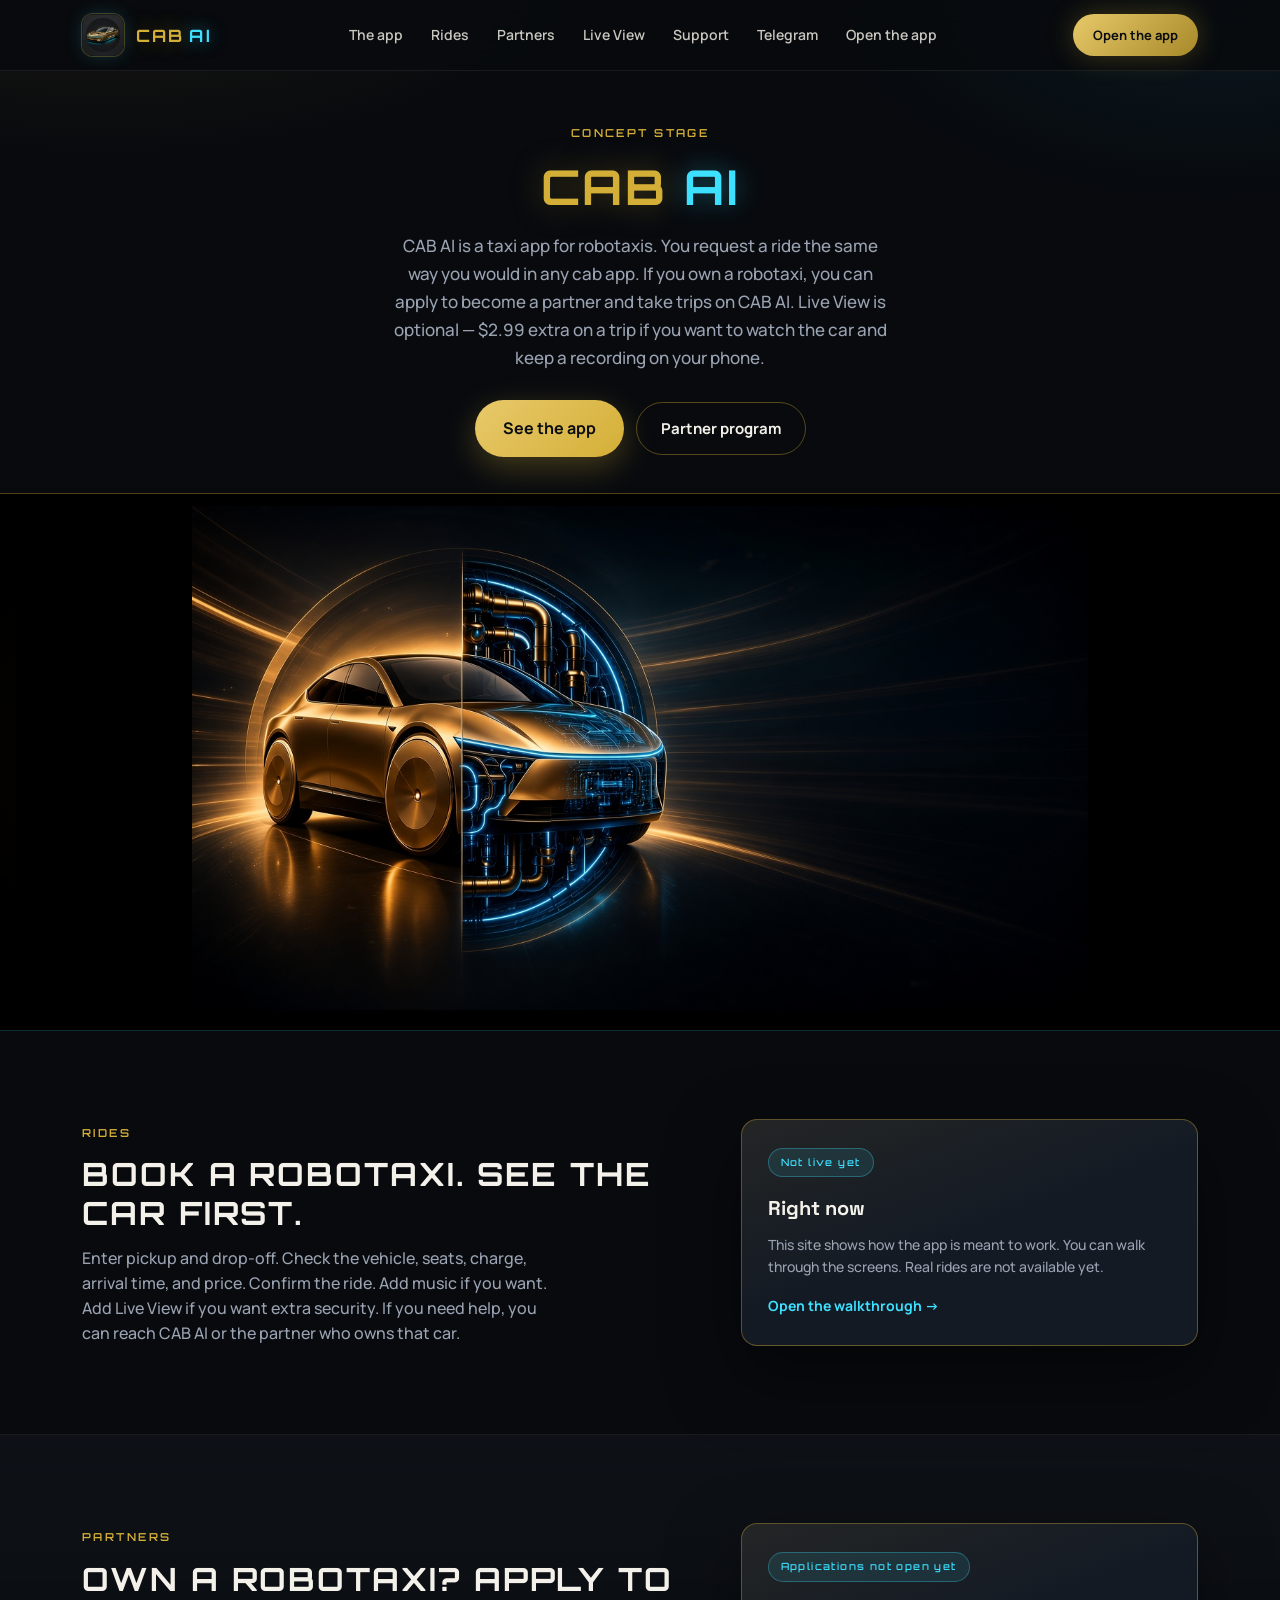
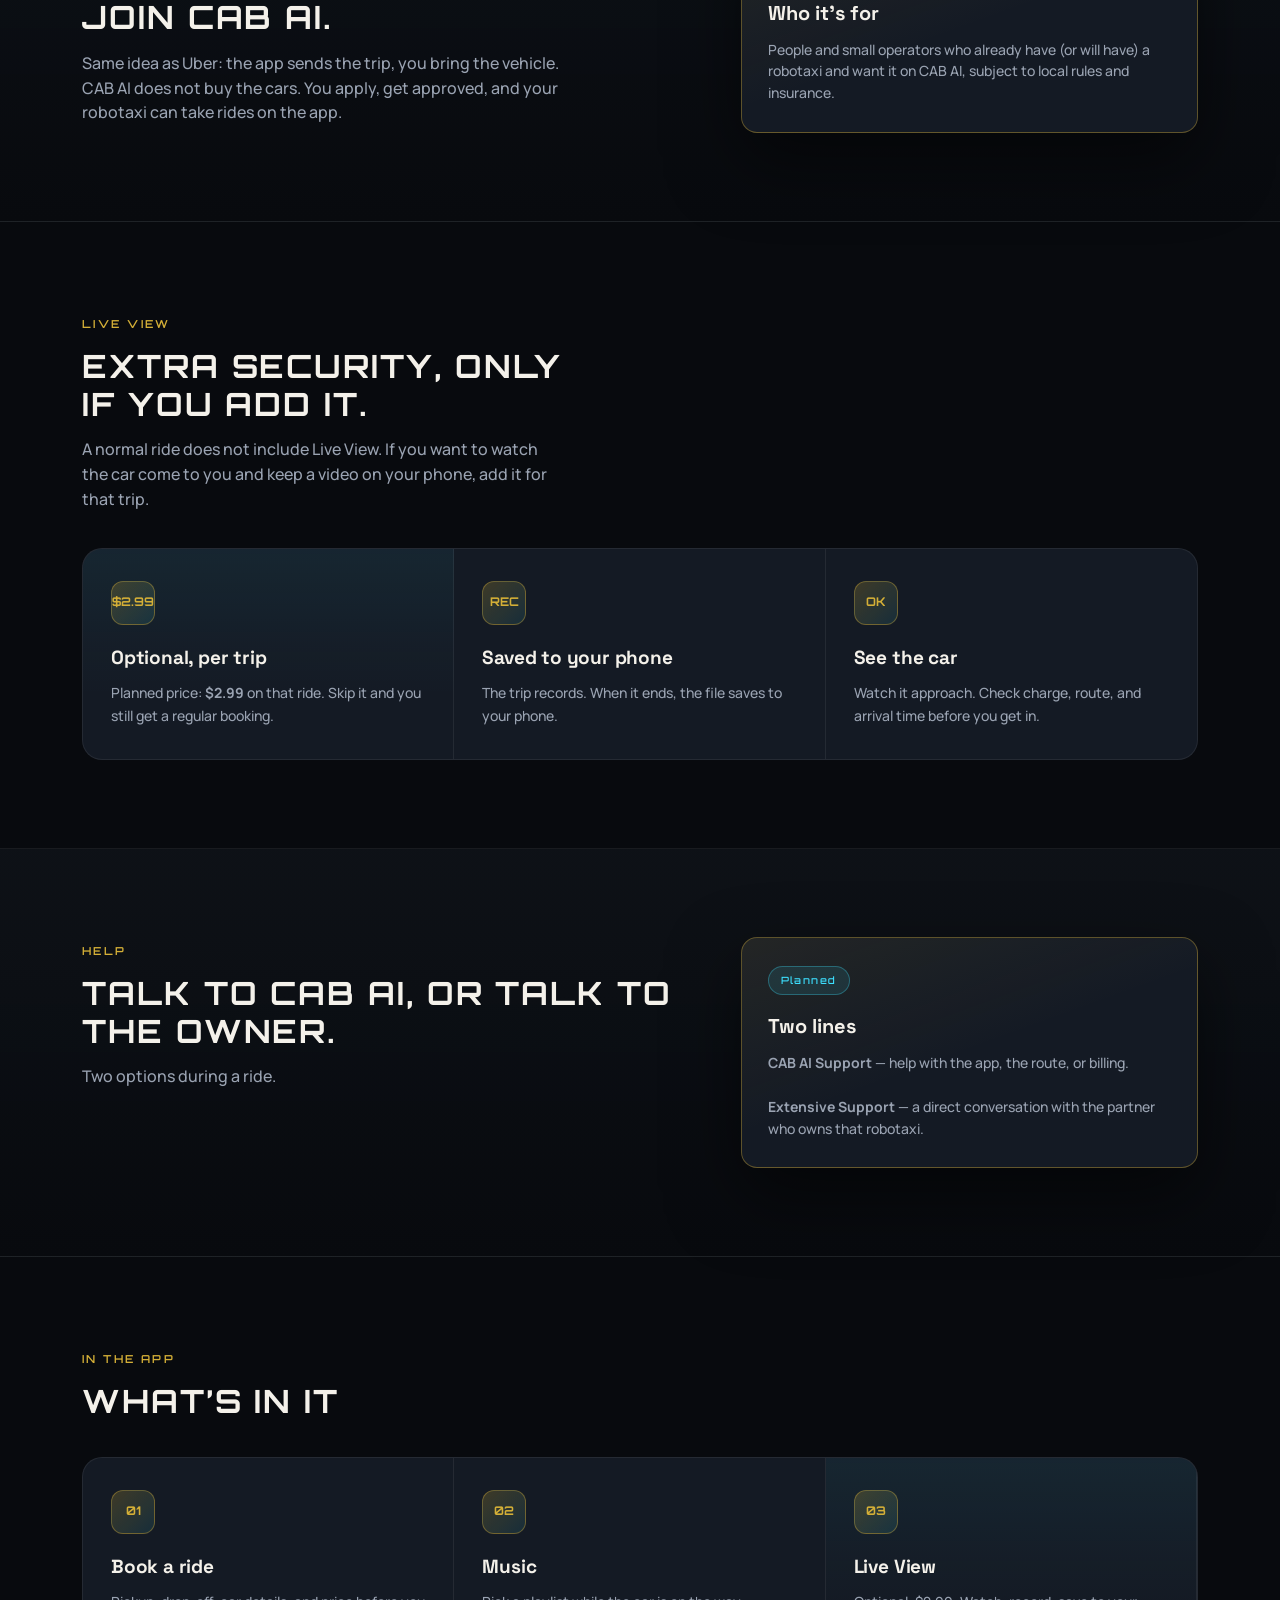
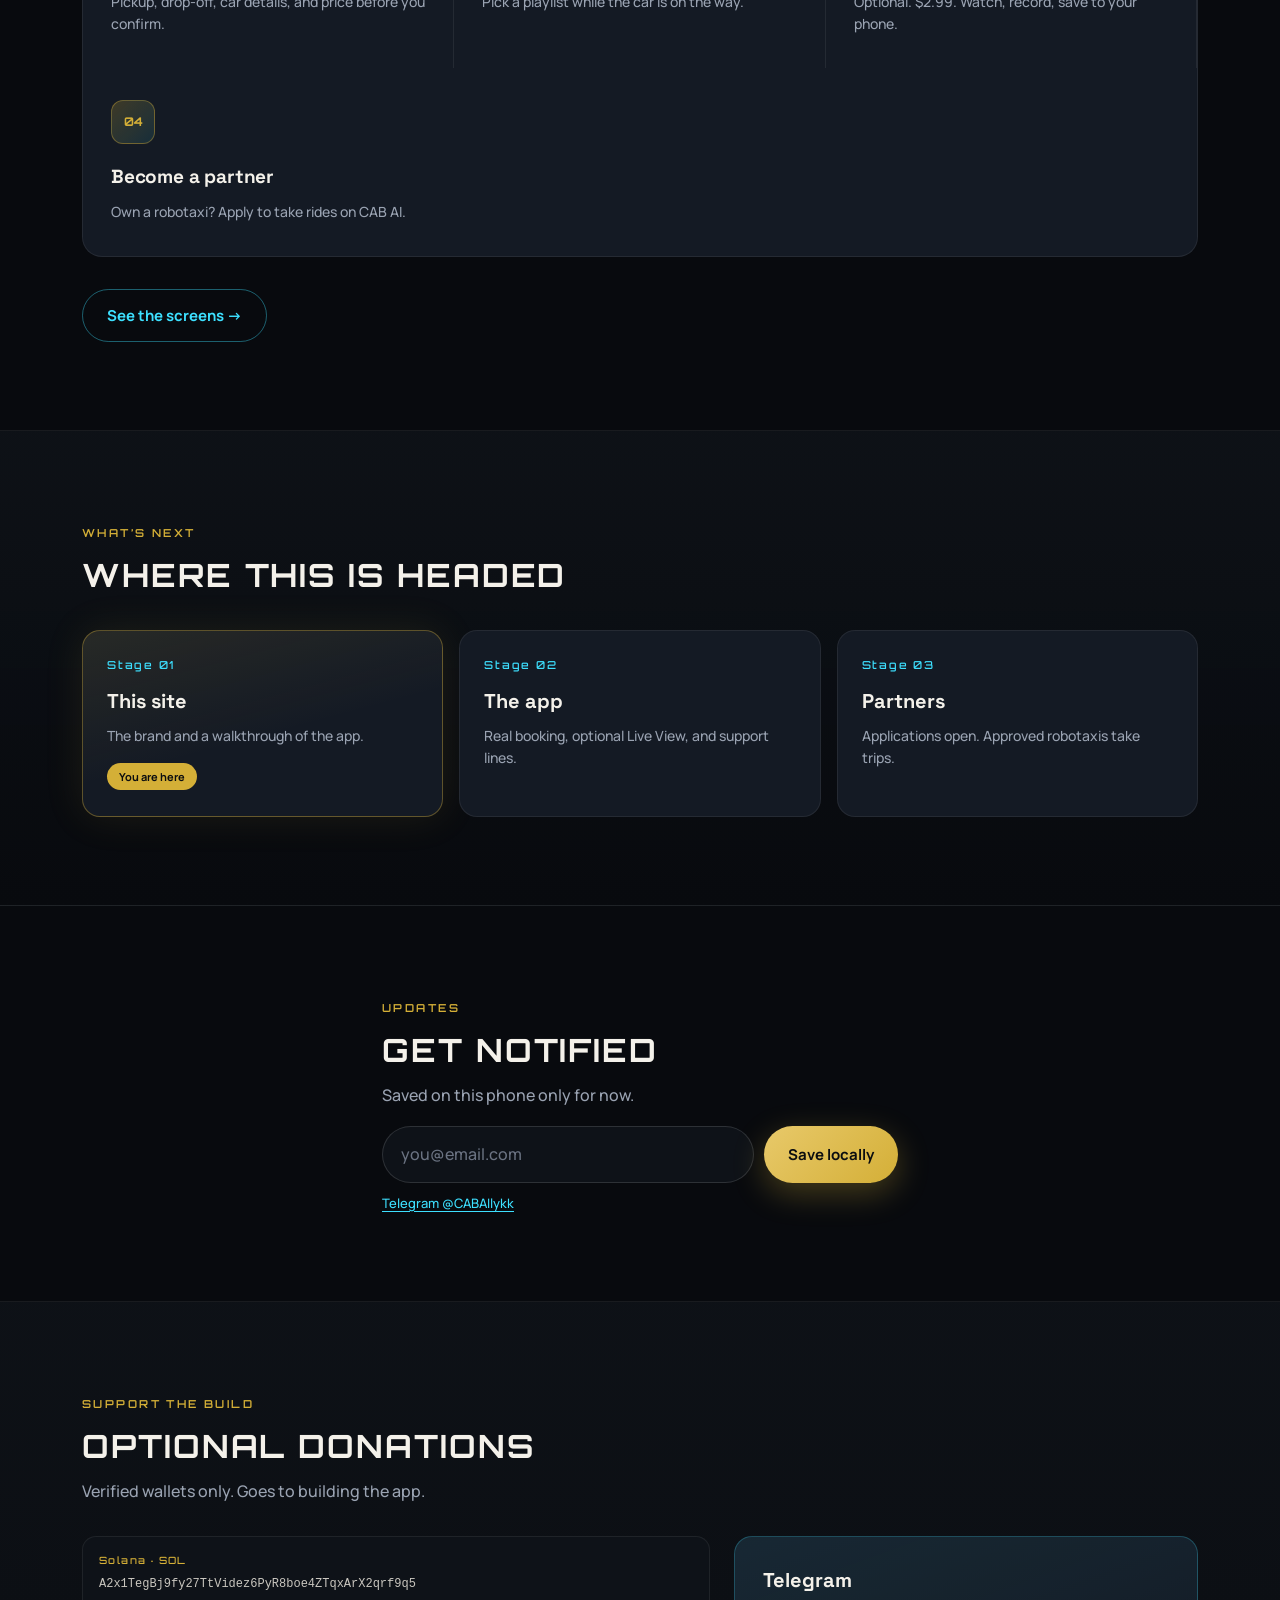
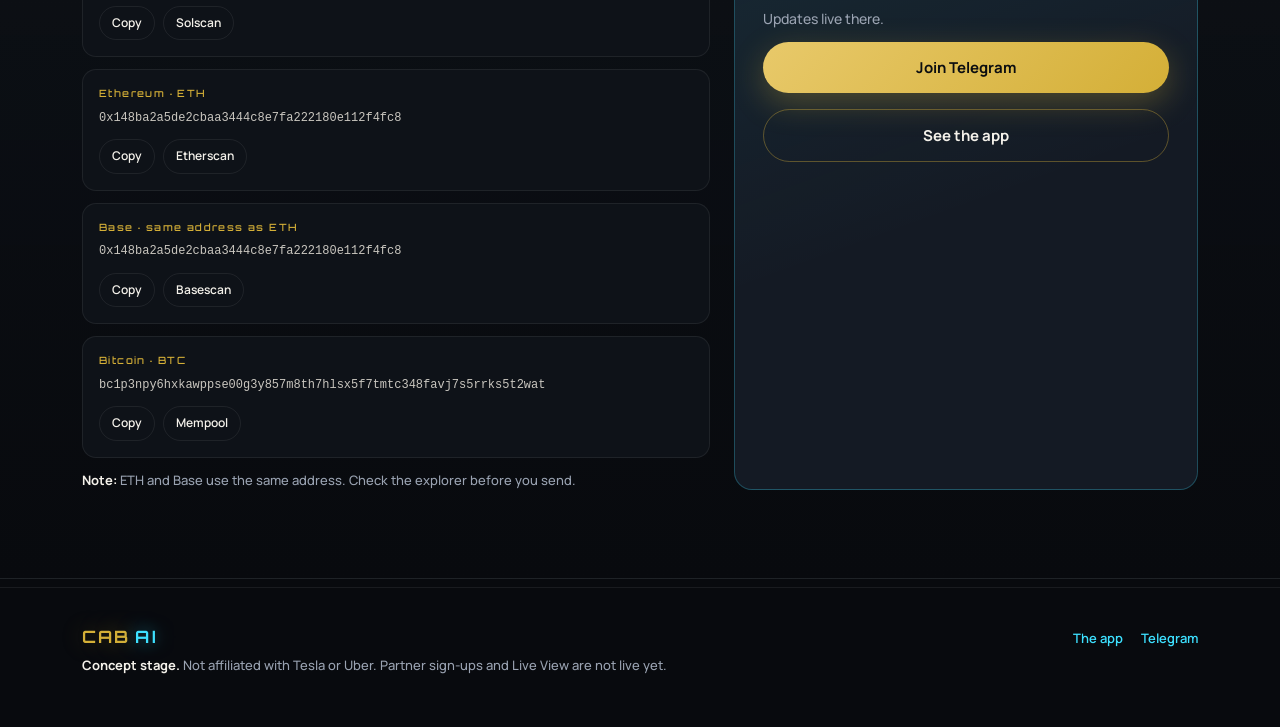
<file: index.html>
<!DOCTYPE html>
<html lang="en">
<head>
<meta charset="UTF-8"/>
<meta name="viewport" content="width=device-width, initial-scale=1"/>
<title>CAB AI</title>
<meta name="description" content="CAB AI is a taxi app for robotaxis. Riders book a ride. People who own a robotaxi can apply to become partners. Live View is an optional $2.99 add-on for extra security."/>
<link rel="icon" href="assets/logo-app-icon.png" type="image/png"/>
<link rel="preconnect" href="https://fonts.googleapis.com"/>
<link rel="preconnect" href="https://fonts.gstatic.com" crossorigin/>
<link href="https://fonts.googleapis.com/css2?family=Manrope:wght@400;500;600;700;800&family=Orbitron:wght@500;600;700;800&family=Space+Grotesk:wght@500;600;700&display=swap" rel="stylesheet"/>
<link rel="stylesheet" href="assets/site.css"/>
</head>
<body>
<a class="skip" href="#main">Skip to content</a>

<header class="nav-wrap">
  <nav class="nav" aria-label="Primary">
    <a class="brand" href="index.html" aria-label="CAB AI home">
      <span class="logo-combo">
        <img class="brand-icon" src="assets/logo-app-icon.png" width="44" height="44" alt=""/>
        <span class="brand-text"><span class="cab">CAB</span><span class="ai">AI</span></span>
      </span>
    </a>
    <button class="nav-toggle" id="navToggle" aria-label="Open menu" aria-expanded="false"><span></span><span></span></button>
    <div class="nav-links" id="navLinks">
      <a href="app.html">The app</a>
      <a href="#ride">Rides</a>
      <a href="#partners">Partners</a>
      <a href="#liveview">Live View</a>
      <a href="#support">Support</a>
      <a href="https://t.me/CABAIlykk" target="_blank" rel="noopener">Telegram</a>
      <a class="nav-cta-m" href="app.html">Open the app</a>
    </div>
    <a class="nav-cta" href="app.html">Open the app</a>
  </nav>
</header>

<main id="main">
  <section class="hero">
    <div class="wrap hero-copy">
      <span class="eyebrow">Concept stage</span>
      <h1><span class="gold">CAB</span><span class="cyan"> AI</span></h1>
      <p class="lead">CAB AI is a taxi app for robotaxis. You request a ride the same way you would in any cab app. If you own a robotaxi, you can apply to become a partner and take trips on CAB AI. Live View is optional — $2.99 extra on a trip if you want to watch the car and keep a recording on your phone.</p>
      <div class="hero-actions">
        <a class="btn btn-primary btn-lg" href="app.html">See the app</a>
        <a class="btn btn-secondary" href="#partners">Partner program</a>
      </div>
    </div>

    <div class="hero-media-band" role="img" aria-label="CAB AI vehicle">
      <div class="hero-media-inner">
        <img
          class="hero-art"
          src="assets/hero-original.png"
          width="1280"
          height="720"
          alt="CAB AI vehicle"
          decoding="async"
          fetchpriority="high"
        />
      </div>
    </div>
  </section>

  <section class="section" id="ride">
    <div class="wrap promise-layout">
      <div class="promise-copy">
        <span class="eyebrow">Rides</span>
        <h2>Book a robotaxi. See the car first.</h2>
        <p class="prose">Enter pickup and drop-off. Check the vehicle, seats, charge, arrival time, and price. Confirm the ride. Add music if you want. Add Live View if you want extra security. If you need help, you can reach CAB AI or the partner who owns that car.</p>
      </div>
      <aside class="promise-panel">
        <span class="vision-badge">Not live yet</span>
        <h3>Right now</h3>
        <p>This site shows how the app is meant to work. You can walk through the screens. Real rides are not available yet.</p>
        <a class="text-link" href="app.html">Open the walkthrough →</a>
      </aside>
    </div>
  </section>

  <section class="section section-soft" id="partners">
    <div class="wrap promise-layout">
      <div class="promise-copy">
        <span class="eyebrow">Partners</span>
        <h2>Own a robotaxi? Apply to join CAB AI.</h2>
        <p class="prose">Same idea as Uber: the app sends the trip, you bring the vehicle. CAB AI does not buy the cars. You apply, get approved, and your robotaxi can take rides on the app.</p>
      </div>
      <aside class="promise-panel">
        <span class="vision-badge">Applications not open yet</span>
        <h3>Who it’s for</h3>
        <p>People and small operators who already have (or will have) a robotaxi and want it on CAB AI, subject to local rules and insurance.</p>
      </aside>
    </div>
  </section>

  <section class="section" id="liveview">
    <div class="wrap">
      <div class="section-head">
        <span class="eyebrow">Live View</span>
        <h2>Extra security, only if you add it.</h2>
        <p class="prose">A normal ride does not include Live View. If you want to watch the car come to you and keep a video on your phone, add it for that trip.</p>
      </div>
      <div class="feat-rail">
        <article class="feat-card feat-card-accent">
          <div class="feat-icon">$2.99</div>
          <h3>Optional, per trip</h3>
          <p>Planned price: <strong>$2.99</strong> on that ride. Skip it and you still get a regular booking.</p>
        </article>
        <article class="feat-card">
          <div class="feat-icon">REC</div>
          <h3>Saved to your phone</h3>
          <p>The trip records. When it ends, the file saves to your phone.</p>
        </article>
        <article class="feat-card">
          <div class="feat-icon">OK</div>
          <h3>See the car</h3>
          <p>Watch it approach. Check charge, route, and arrival time before you get in.</p>
        </article>
      </div>
    </div>
  </section>

  <section class="section section-soft" id="ride-support">
    <div class="wrap promise-layout">
      <div class="promise-copy">
        <span class="eyebrow">Help</span>
        <h2>Talk to CAB AI, or talk to the owner.</h2>
        <p class="prose">Two options during a ride.</p>
      </div>
      <aside class="promise-panel">
        <span class="vision-badge">Planned</span>
        <h3>Two lines</h3>
        <p><strong>CAB AI Support</strong> — help with the app, the route, or billing.</p>
        <p style="margin-top:12px"><strong>Extensive Support</strong> — a direct conversation with the partner who owns that robotaxi.</p>
      </aside>
    </div>
  </section>

  <section class="section" id="features">
    <div class="wrap">
      <div class="section-head">
        <span class="eyebrow">In the app</span>
        <h2>What’s in it</h2>
      </div>
      <div class="feat-rail">
        <article class="feat-card">
          <div class="feat-icon">01</div>
          <h3>Book a ride</h3>
          <p>Pickup, drop-off, car details, and price before you confirm.</p>
        </article>
        <article class="feat-card">
          <div class="feat-icon">02</div>
          <h3>Music</h3>
          <p>Pick a playlist while the car is on the way.</p>
        </article>
        <article class="feat-card feat-card-accent">
          <div class="feat-icon">03</div>
          <h3>Live View</h3>
          <p>Optional. $2.99. Watch, record, save to your phone.</p>
        </article>
        <article class="feat-card">
          <div class="feat-icon">04</div>
          <h3>Become a partner</h3>
          <p>Own a robotaxi? Apply to take rides on CAB AI.</p>
        </article>
      </div>
      <div class="section-cta">
        <a class="btn btn-cyan" href="app.html">See the screens →</a>
      </div>
    </div>
  </section>

  <section class="section section-soft" id="roadmap">
    <div class="wrap">
      <div class="section-head">
        <span class="eyebrow">What’s next</span>
        <h2>Where this is headed</h2>
      </div>
      <ol class="stages">
        <li class="stage current">
          <div class="stage-num">Stage 01</div>
          <h3>This site</h3>
          <p>The brand and a walkthrough of the app.</p>
          <span class="tag">You are here</span>
        </li>
        <li class="stage">
          <div class="stage-num">Stage 02</div>
          <h3>The app</h3>
          <p>Real booking, optional Live View, and support lines.</p>
        </li>
        <li class="stage">
          <div class="stage-num">Stage 03</div>
          <h3>Partners</h3>
          <p>Applications open. Approved robotaxis take trips.</p>
        </li>
      </ol>
    </div>
  </section>

  <section class="section" id="waitlist">
    <div class="wrap waitlist-block">
      <span class="eyebrow">Updates</span>
      <h2>Get notified</h2>
      <p class="prose">Saved on this phone only for now.</p>
      <form class="wait-form" id="waitForm">
        <input type="email" id="waitEmail" name="email" placeholder="you@email.com" required autocomplete="email"/>
        <button class="btn btn-primary" type="submit">Save locally</button>
      </form>
      <p class="wait-msg" id="waitMsg" role="status"></p>
      <p class="note"><a href="https://t.me/CABAIlykk" target="_blank" rel="noopener">Telegram @CABAIlykk</a></p>
    </div>
  </section>

  <section class="section section-soft" id="support">
    <div class="wrap">
      <div class="section-head">
        <span class="eyebrow">Support the build</span>
        <h2>Optional donations</h2>
        <p class="prose">Verified wallets only. Goes to building the app.</p>
      </div>
      <div class="support-grid">
        <div class="wallet-stack">
          <div class="wallet">
            <div class="wallet-label">Solana · SOL</div>
            <div class="wallet-addr" id="w-sol">A2x1TegBj9fy27TtVidez6PyR8boe4ZTqxArX2qrf9q5</div>
            <div class="wallet-actions">
              <button type="button" class="chip" data-copy="w-sol">Copy</button>
              <a class="chip" href="https://solscan.io/account/A2x1TegBj9fy27TtVidez6PyR8boe4ZTqxArX2qrf9q5" target="_blank" rel="noopener">Solscan</a>
            </div>
          </div>
          <div class="wallet">
            <div class="wallet-label">Ethereum · ETH</div>
            <div class="wallet-addr" id="w-eth">0x148ba2a5de2cbaa3444c8e7fa222180e112f4fc8</div>
            <div class="wallet-actions">
              <button type="button" class="chip" data-copy="w-eth">Copy</button>
              <a class="chip" href="https://etherscan.io/address/0x148ba2a5de2cbaa3444c8e7fa222180e112f4fc8" target="_blank" rel="noopener">Etherscan</a>
            </div>
          </div>
          <div class="wallet">
            <div class="wallet-label">Base · same address as ETH</div>
            <div class="wallet-addr" id="w-base">0x148ba2a5de2cbaa3444c8e7fa222180e112f4fc8</div>
            <div class="wallet-actions">
              <button type="button" class="chip" data-copy="w-base">Copy</button>
              <a class="chip" href="https://basescan.org/address/0x148ba2a5de2cbaa3444c8e7fa222180e112f4fc8" target="_blank" rel="noopener">Basescan</a>
            </div>
          </div>
          <div class="wallet">
            <div class="wallet-label">Bitcoin · BTC</div>
            <div class="wallet-addr" id="w-btc">bc1p3npy6hxkawppse00g3y857m8th7hlsx5f7tmtc348favj7s5rrks5t2wat</div>
            <div class="wallet-actions">
              <button type="button" class="chip" data-copy="w-btc">Copy</button>
              <a class="chip" href="https://mempool.space/address/bc1p3npy6hxkawppse00g3y857m8th7hlsx5f7tmtc348favj7s5rrks5t2wat" target="_blank" rel="noopener">Mempool</a>
            </div>
          </div>
          <p class="note"><strong>Note:</strong> ETH and Base use the same address. Check the explorer before you send.</p>
        </div>
        <div class="panel panel-glow">
          <h3>Telegram</h3>
          <p>Updates live there.</p>
          <a class="btn btn-primary btn-full" href="https://t.me/CABAIlykk" target="_blank" rel="noopener">Join Telegram</a>
          <a class="btn btn-secondary btn-full" href="app.html">See the app</a>
        </div>
      </div>
    </div>
  </section>
</main>

<footer class="footer">
  <div class="wrap footer-row">
    <div>
      <div class="brand-text footer-brand"><span class="cab">CAB</span> <span class="ai">AI</span></div>
      <p><strong>Concept stage.</strong> Not affiliated with Tesla or Uber. Partner sign-ups and Live View are not live yet.</p>
    </div>
    <div class="footer-links">
      <a href="app.html">The app</a>
      <a href="https://t.me/CABAIlykk" target="_blank" rel="noopener">Telegram</a>
    </div>
  </div>
</footer>

<script src="assets/main.js"></script>
</body>
</html>
</file>
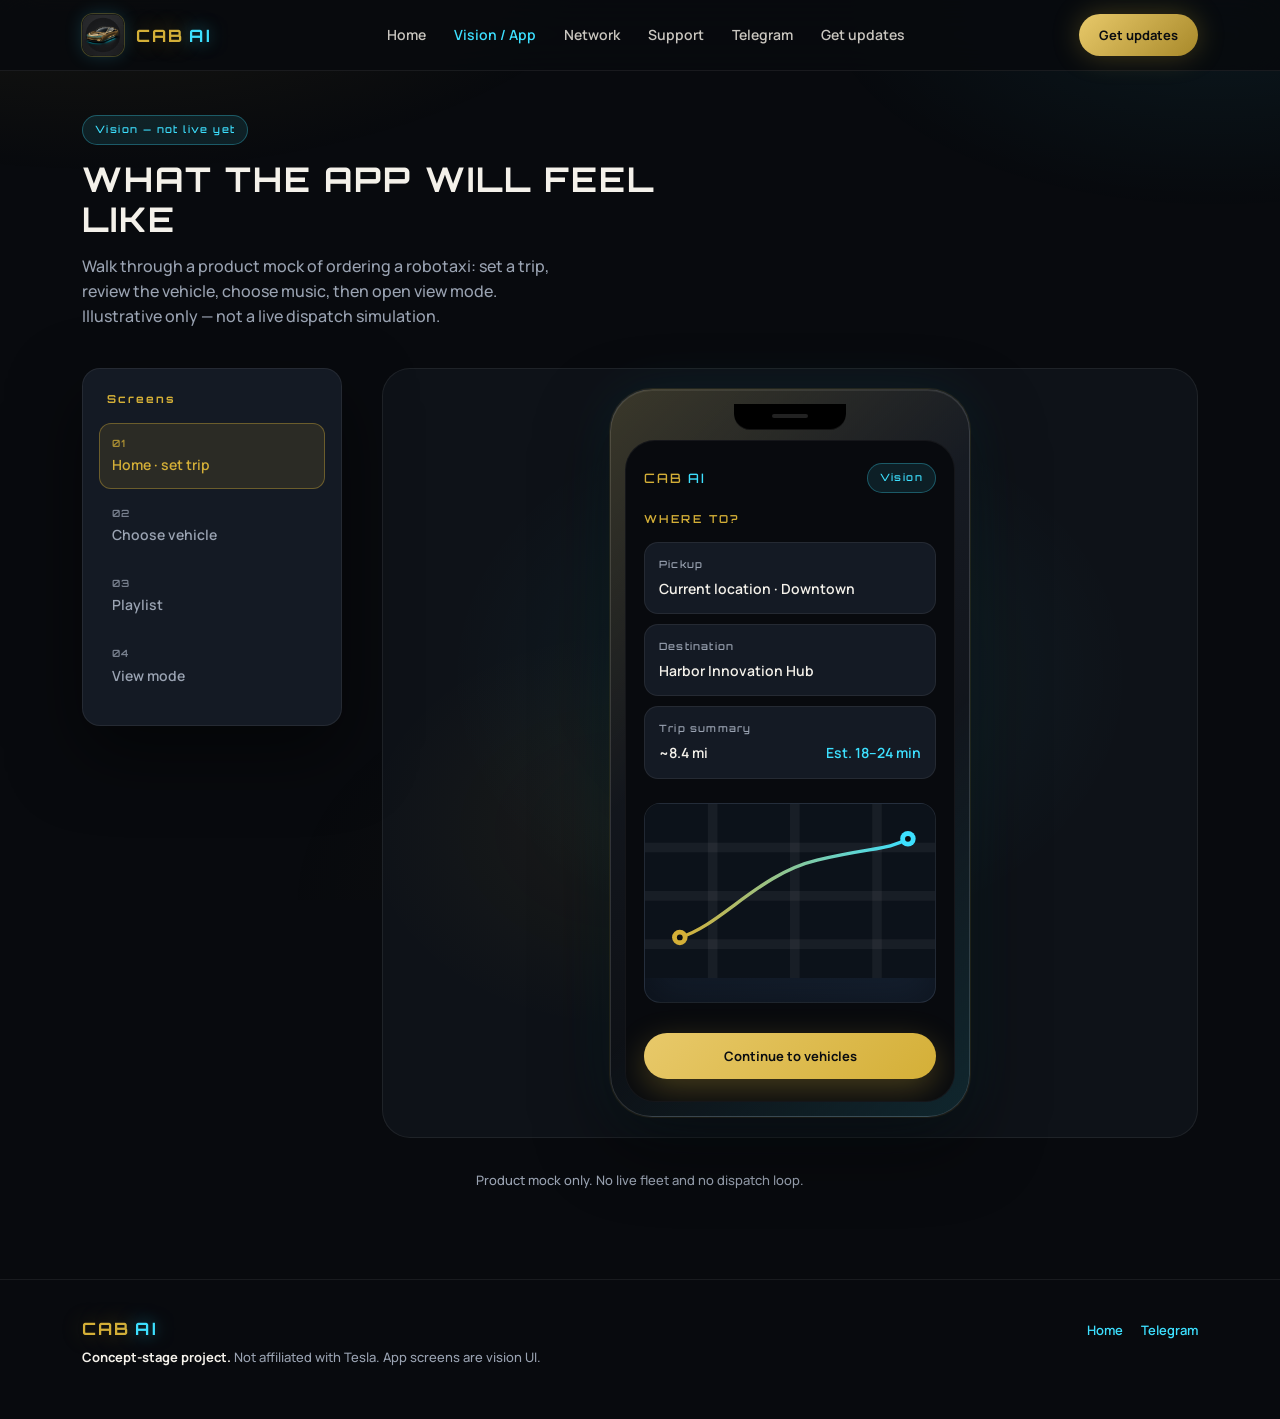
<file: app.html>
<!DOCTYPE html>
<html lang="en">
<head>
<meta charset="UTF-8"/>
<meta name="viewport" content="width=device-width, initial-scale=1"/>
<title>CAB AI — App vision (not live yet)</title>
<meta name="description" content="Product vision walkthrough: order a ride, inspect vehicle details, pick a playlist, and preview live view mode."/>
<link rel="icon" href="assets/logo-app-icon.png" type="image/png"/>
<link rel="preconnect" href="https://fonts.googleapis.com"/>
<link rel="preconnect" href="https://fonts.gstatic.com" crossorigin/>
<link href="https://fonts.googleapis.com/css2?family=Manrope:wght@400;500;600;700;800&family=Orbitron:wght@500;600;700;800&family=Space+Grotesk:wght@500;600;700&display=swap" rel="stylesheet"/>
<link rel="stylesheet" href="assets/site.css"/>
</head>
<body>
<a class="skip" href="#main">Skip to content</a>

<header class="nav-wrap">
  <nav class="nav" aria-label="Primary">
    <a class="brand" href="index.html" aria-label="CAB AI home">
      <span class="logo-combo">
        <img class="brand-icon" src="assets/logo-app-icon.png" width="44" height="44" alt=""/>
        <span class="brand-text"><span class="cab">CAB</span><span class="ai">AI</span></span>
      </span>
    </a>
    <button class="nav-toggle" id="navToggle" aria-label="Open menu" aria-expanded="false"><span></span><span></span></button>
    <div class="nav-links" id="navLinks">
      <a href="index.html">Home</a>
      <a href="app.html" aria-current="page">Vision / App</a>
      <a href="index.html#network">Network</a>
      <a href="index.html#support">Support</a>
      <a href="https://t.me/CABAIlykk" target="_blank" rel="noopener">Telegram</a>
      <a class="nav-cta-m" href="index.html#waitlist">Get updates</a>
    </div>
    <a class="nav-cta" href="index.html#waitlist">Get updates</a>
  </nav>
</header>

<main id="main" class="app-page">
  <div class="wrap">
    <div class="app-intro">
      <span class="vision-badge">Vision — not live yet</span>
      <h1>What the app will feel like</h1>
      <p class="prose">Walk through a product mock of ordering a robotaxi: set a trip, review the vehicle, choose music, then open view mode. Illustrative only — not a live dispatch simulation.</p>
    </div>

    <div class="app-layout">
      <aside class="step-nav" aria-label="App screens">
        <h2>Screens</h2>
        <button type="button" class="step-btn active" data-step="0"><span class="n">01</span> Home · set trip</button>
        <button type="button" class="step-btn" data-step="1"><span class="n">02</span> Choose vehicle</button>
        <button type="button" class="step-btn" data-step="2"><span class="n">03</span> Playlist</button>
        <button type="button" class="step-btn" data-step="3"><span class="n">04</span> View mode</button>
      </aside>

      <div class="phone-stage">
        <div class="phone" aria-live="polite">
          <div class="phone-notch" aria-hidden="true"></div>
          <div class="phone-screen">

            <section class="screen active" data-screen="0" aria-label="Home — set pickup and destination">
              <div class="screen-top">
                <div class="app-name"><span class="cab">CAB</span> <span class="ai">AI</span></div>
                <span class="vision-badge">Vision</span>
              </div>
              <p class="eyebrow" style="margin-bottom:14px">Where to?</p>
              <div class="field">
                <label>Pickup</label>
                <div class="val">Current location · Downtown</div>
              </div>
              <div class="field">
                <label>Destination</label>
                <div class="val">Harbor Innovation Hub</div>
              </div>
              <div class="field">
                <label>Trip summary</label>
                <div class="val" style="display:flex;justify-content:space-between;gap:8px;flex-wrap:wrap">
                  <span>~8.4 mi</span>
                  <span style="color:var(--cyan)">Est. 18–24 min</span>
                </div>
              </div>
              <div class="mini-map" aria-hidden="true">
                <svg viewBox="0 0 300 180" width="100%" height="100%" preserveAspectRatio="xMidYMid slice">
                  <defs>
                    <linearGradient id="routeG" x1="0" y1="0" x2="1" y2="0">
                      <stop stop-color="#D4AF37"/><stop offset="1" stop-color="#3DE0FF"/>
                    </linearGradient>
                  </defs>
                  <rect width="300" height="180" fill="#0c121a"/>
                  <g stroke="rgba(255,255,255,.05)" stroke-width="10">
                    <path d="M0 45 H300"/><path d="M0 95 H300"/><path d="M0 145 H300"/>
                    <path d="M70 0 V180"/><path d="M155 0 V180"/><path d="M240 0 V180"/>
                  </g>
                  <path d="M36 138 C78 126,118 72,178 58 S250 48,272 36" fill="none" stroke="url(#routeG)" stroke-width="3.5" stroke-linecap="round"/>
                  <circle cx="36" cy="138" r="8" fill="#D4AF37"/><circle cx="36" cy="138" r="3" fill="#0B0D10"/>
                  <circle cx="272" cy="36" r="8" fill="#3DE0FF"/><circle cx="272" cy="36" r="3" fill="#0B0D10"/>
                </svg>
              </div>
              <div class="screen-footer">
                <div class="screen-actions">
                  <button type="button" class="btn btn-primary" data-next>Continue to vehicles</button>
                </div>
              </div>
            </section>

            <section class="screen" data-screen="1" aria-label="Choose vehicle with full details">
              <div class="screen-top">
                <div class="app-name"><span class="cab">CAB</span> <span class="ai">AI</span></div>
                <span class="vision-badge">Vision</span>
              </div>
              <p class="eyebrow" style="margin-bottom:14px">Available units</p>

              <div class="veh-card selected" data-veh="aurora" role="button" tabindex="0">
                <div class="veh-head">
                  <strong>Aurora S</strong>
                  <span class="veh-eta">ETA 4 min</span>
                </div>
                <div class="veh-stats">
                  <div class="stat">Model<b>Robotaxi Sedan</b></div>
                  <div class="stat">Seats<b>4</b></div>
                  <div class="stat">Battery
                    <b>87%</b>
                    <div class="battery" aria-hidden="true"><span style="width:87%"></span></div>
                  </div>
                  <div class="stat">Range / Charge<b>214 mi · Fast</b></div>
                  <div class="stat">Fare est.<b>$18–22</b></div>
                  <div class="stat">Cabin<b>Quiet · XL trunk</b></div>
                </div>
              </div>

              <div class="veh-card" data-veh="nova" role="button" tabindex="0">
                <div class="veh-head">
                  <strong>Nova XL</strong>
                  <span class="veh-eta">ETA 7 min</span>
                </div>
                <div class="veh-stats">
                  <div class="stat">Model<b>Robotaxi SUV</b></div>
                  <div class="stat">Seats<b>6</b></div>
                  <div class="stat">Battery
                    <b>72%</b>
                    <div class="battery" aria-hidden="true"><span style="width:72%"></span></div>
                  </div>
                  <div class="stat">Range / Charge<b>168 mi · Standard</b></div>
                  <div class="stat">Fare est.<b>$24–29</b></div>
                  <div class="stat">Cabin<b>Panorama roof</b></div>
                </div>
              </div>

              <div class="screen-footer">
                <div class="screen-actions">
                  <button type="button" class="btn btn-secondary" data-prev>Back</button>
                  <button type="button" class="btn btn-primary" data-next>Customize trip</button>
                </div>
              </div>
            </section>

            <section class="screen" data-screen="2" aria-label="Choose playlist before arrival">
              <div class="screen-top">
                <div class="app-name"><span class="cab">CAB</span> <span class="ai">AI</span></div>
                <span class="vision-badge">Vision</span>
              </div>
              <p class="eyebrow" style="margin-bottom:8px">Music before arrival</p>
              <p style="font-size:13px;color:var(--muted);margin-bottom:16px">Cabin audio starts when your unit is ~2 minutes out.</p>

              <div class="playlist selected" data-pl="neon" role="button" tabindex="0">
                <div class="art" style="background:linear-gradient(135deg,#D4AF37,#3DE0FF)"></div>
                <div class="meta"><strong>Neon Corridor</strong><span>Electronic · 42 tracks</span></div>
              </div>
              <div class="playlist" data-pl="quiet" role="button" tabindex="0">
                <div class="art" style="background:linear-gradient(135deg,#3DE0FF,#1a3a50)"></div>
                <div class="meta"><strong>Quiet Cabin</strong><span>Ambient · 28 tracks</span></div>
              </div>
              <div class="playlist" data-pl="city" role="button" tabindex="0">
                <div class="art" style="background:linear-gradient(135deg,#D4AF37,#5a3a10)"></div>
                <div class="meta"><strong>City Pulse</strong><span>Indie / Hip-hop · 36 tracks</span></div>
              </div>
              <div class="playlist" data-pl="off" role="button" tabindex="0">
                <div class="art" style="background:linear-gradient(135deg,#444,#151515)"></div>
                <div class="meta"><strong>No music</strong><span>Silent cabin</span></div>
              </div>

              <div class="screen-footer">
                <div class="screen-actions">
                  <button type="button" class="btn btn-secondary" data-prev>Back</button>
                  <button type="button" class="btn btn-primary" data-next>Open view mode</button>
                </div>
              </div>
            </section>

            <section class="screen" data-screen="3" aria-label="View mode — robotaxi dashcam preview">
              <div class="screen-top">
                <div class="app-name"><span class="cab">CAB</span> <span class="ai">AI</span></div>
                <span class="vision-badge">Vision</span>
              </div>
              <p class="eyebrow" style="margin-bottom:10px">View mode</p>
              <div class="view-mode">
                <div class="cam-frame" data-cam-frame>
                  <video
                    class="cam-video"
                    data-cam-video
                    src="assets/dashcam-city.mp4"
                    poster="assets/dashcam-city-poster.jpg"
                    autoplay
                    muted
                    loop
                    playsinline
                    preload="auto"
                    aria-label="Sample forward-facing street dashcam footage"
                  ></video>
                  <div class="cam-hud" aria-hidden="true">
                    <div class="cam-hud-top">
                      <span class="live"><i></i> REC · LIVE</span>
                      <span class="cam-ts" data-cam-ts>--:--:--</span>
                    </div>
                    <div class="cam-hud-bottom">
                      <div class="cam-meta">
                        <div class="cam-title">Aurora S · hood cam</div>
                        <div class="cam-chips">
                          <span class="cam-chip"><span class="cam-chip-k">SPD</span> 38 km/h</span>
                          <span class="cam-chip cam-chip-gold"><span class="cam-chip-k">ETA</span> 4 min</span>
                          <span class="cam-chip"><span class="cam-chip-k">BAT</span> 87%</span>
                        </div>
                      </div>
                      <div class="cam-minimap" title="Route sketch">
                        <div class="cam-minimap-grid"></div>
                        <div class="cam-minimap-route"></div>
                        <div class="cam-minimap-pin cab"></div>
                        <div class="cam-minimap-pin you"></div>
                        <span class="cam-minimap-label">EN ROUTE</span>
                      </div>
                    </div>
                    <p class="cam-preview-note">Product vision preview · sample street footage — not a live fleet camera yet</p>
                  </div>
                  <button type="button" class="cam-toggle" data-cam-toggle aria-label="Pause dashcam preview" title="Pause / play">❚❚</button>
                </div>
              </div>
              <div class="screen-footer">
                <div class="screen-actions">
                  <button type="button" class="btn btn-secondary" data-prev>Back</button>
                  <button type="button" class="btn btn-cyan" data-restart>Restart walkthrough</button>
                </div>
              </div>
            </section>

          </div>
        </div>
      </div>
    </div>

    <p class="app-footnote">Product mock only. No live fleet and no dispatch loop.</p>
  </div>
</main>

<footer class="footer">
  <div class="wrap footer-row">
    <div>
      <div class="brand-text footer-brand"><span class="cab">CAB</span> <span class="ai">AI</span></div>
      <p><strong>Concept-stage project.</strong> Not affiliated with Tesla. App screens are vision UI.</p>
    </div>
    <div class="footer-links">
      <a href="index.html">Home</a>
      <a href="https://t.me/CABAIlykk" target="_blank" rel="noopener">Telegram</a>
    </div>
  </div>
</footer>

<script src="assets/main.js"></script>
<script src="assets/app.js"></script>
</body>
</html>
</file>
<file: assets/site.css>
/* CAB AI — dark premium mobility (gold + neon cyan) */
:root{
  --bg:#080A0E;
  --bg-elev:#0E1218;
  --surface:#141A24;
  --surface-2:#1A2230;
  --ink:#F4F1EA;
  --ink-dim:#C9C6BF;
  --muted:#9AA3B2;
  --muted-2:#6B7382;
  --line:rgba(255,255,255,.07);
  --line-strong:rgba(255,255,255,.13);
  --gold:#D4AF37;
  --gold-2:#E8C96A;
  --gold-deep:#A8892A;
  --gold-soft:rgba(212,175,55,.12);
  --gold-line:rgba(212,175,55,.38);
  --cyan:#3DE0FF;
  --cyan-2:#5BC4D4;
  --cyan-soft:rgba(61,224,255,.1);
  --cyan-glow:0 0 22px rgba(61,224,255,.32);
  --ok:#6BCB8B;
  --radius:16px;
  --pill:999px;
  --nav-h:70px;
  --max:1160px;
  --font:"Manrope",system-ui,-apple-system,sans-serif;
  --display:"Orbitron","Space Grotesk",system-ui,sans-serif;
  --display-alt:"Space Grotesk","Manrope",system-ui,sans-serif;
  --shadow:0 28px 70px rgba(0,0,0,.5);
}
*{box-sizing:border-box;margin:0;padding:0}
html{scroll-behavior:smooth}
body{
  font-family:var(--font);
  background:var(--bg);
  color:var(--ink);
  line-height:1.55;
  font-size:16px;
  -webkit-font-smoothing:antialiased;
  font-weight:500;
}
body::before{
  content:"";position:fixed;inset:0;pointer-events:none;z-index:0;
  background:
    radial-gradient(1000px 480px at 8% -10%, rgba(212,175,55,.1), transparent 55%),
    radial-gradient(800px 420px at 95% 0%, rgba(61,224,255,.07), transparent 50%),
    radial-gradient(600px 400px at 50% 100%, rgba(212,175,55,.04), transparent 60%);
}
img{max-width:100%;display:block;height:auto}
a{color:inherit;text-decoration:none}
button,input,select{font:inherit}
:focus-visible{outline:2px solid var(--cyan);outline-offset:3px}
.skip{position:absolute;left:-999px;top:0;background:var(--gold);color:#111;padding:8px 12px;z-index:100;border-radius:8px}
.skip:focus{left:12px;top:12px}

.display{
  font-family:var(--display);
  font-weight:700;
  letter-spacing:.06em;
  line-height:1.15;
  text-transform:uppercase;
}
.eyebrow{
  font-family:var(--display);
  font-size:11px;font-weight:600;letter-spacing:.22em;text-transform:uppercase;
  color:var(--gold);
}
.brand-text{
  font-family:var(--display);font-weight:700;letter-spacing:.12em;font-size:17px;
  display:inline-flex;align-items:baseline;gap:.28em;line-height:1;
}
.brand-text .cab{color:var(--gold);text-shadow:0 0 22px rgba(212,175,55,.35)}
.brand-text .ai{color:var(--cyan);text-shadow:0 0 18px rgba(61,224,255,.55);letter-spacing:.16em}

.wrap{max-width:var(--max);margin:0 auto;padding:0 22px;position:relative;z-index:1}
.section{padding:88px 0}
.section-soft{
  background:linear-gradient(180deg,rgba(14,18,24,.9),var(--bg));
  border-top:1px solid var(--line);
  border-bottom:1px solid var(--line);
}
.section-head{max-width:52ch;margin-bottom:8px}
.section-head h2,.section h2,.promise-copy h2{
  font-family:var(--display);
  font-size:clamp(22px,3.2vw,32px);
  letter-spacing:.06em;text-transform:uppercase;margin:12px 0 14px;line-height:1.2;
}
.prose{color:var(--muted);max-width:48ch;font-size:16px}
.section-cta{margin-top:32px}

/* Nav */
.nav-wrap{
  position:sticky;top:0;z-index:50;
  background:rgba(8,10,14,.9);
  backdrop-filter:blur(20px) saturate(1.25);
  border-bottom:1px solid var(--line);
}
.nav{
  max-width:var(--max);margin:0 auto;
  display:flex;align-items:center;justify-content:space-between;
  padding:10px 22px;min-height:var(--nav-h);gap:16px;
}
.brand{display:flex;align-items:center;gap:12px;flex-shrink:0;text-decoration:none}
.brand .logo-combo{display:inline-flex;align-items:center;gap:12px}
.brand .brand-icon{
  width:42px;height:42px;border-radius:11px;object-fit:cover;flex-shrink:0;
  box-shadow:0 0 0 1px rgba(212,175,55,.28),0 0 18px rgba(61,224,255,.18);
}
.brand:hover .brand-icon{box-shadow:0 0 0 1px rgba(212,175,55,.45),0 0 22px rgba(61,224,255,.28)}
.brand:hover .brand-text .cab{filter:brightness(1.08)}
.brand:hover .brand-text .ai{filter:brightness(1.08)}
.nav-links{display:flex;align-items:center;gap:28px;font-size:14px;font-weight:600;color:var(--ink-dim)}
.nav-links a:hover{color:#fff}
.nav-links a[aria-current="page"]{color:var(--cyan)}
.nav-cta{
  display:inline-flex;align-items:center;justify-content:center;
  background:linear-gradient(135deg,var(--gold-2),var(--gold-deep));
  color:#0B0D10;padding:11px 20px;border-radius:var(--pill);
  font-size:13px;font-weight:700;box-shadow:0 0 28px rgba(212,175,55,.28);
}
.nav-cta:hover{filter:brightness(1.08)}
.nav-toggle{display:none;background:none;border:0;color:#fff;cursor:pointer;padding:8px}
.nav-toggle span{display:block;width:22px;height:2px;background:#fff;margin:5px 0}

@media (max-width:860px){
  .nav-links{
    display:none;position:absolute;left:0;right:0;top:var(--nav-h);
    background:#0E1218;flex-direction:column;padding:20px;gap:16px;
    border-bottom:1px solid var(--line);
  }
  .nav-links.open{display:flex}
  .nav-toggle{display:block}
  .nav-cta{display:none}
  .nav-links .nav-cta-m{
    display:inline-flex;background:var(--gold);color:#0B0D10;padding:12px 18px;
    border-radius:var(--pill);font-weight:700;justify-content:center;
  }
}

/* Buttons */
.btn{
  display:inline-flex;align-items:center;justify-content:center;gap:8px;
  padding:14px 24px;border-radius:var(--pill);border:0;cursor:pointer;
  font-weight:700;font-size:15px;transition:transform .15s,filter .15s,background .15s,box-shadow .15s;
  text-align:center;
}
.btn:hover{transform:translateY(-1px)}
.btn-primary{
  background:linear-gradient(135deg,var(--gold-2),var(--gold));
  color:#0B0D10;box-shadow:0 10px 32px rgba(212,175,55,.3);
}
.btn-primary:hover{filter:brightness(1.06)}
.btn-secondary{
  background:transparent;color:var(--ink);
  border:1.5px solid var(--gold-line);
}
.btn-secondary:hover{background:var(--gold-soft)}
.btn-cyan{
  background:transparent;color:var(--cyan);
  border:1.5px solid rgba(61,224,255,.4);
}
.btn-cyan:hover{background:var(--cyan-soft);box-shadow:var(--cyan-glow)}
.btn-ghost{background:transparent;color:var(--muted);text-decoration:underline;text-underline-offset:4px;padding:14px 8px;font-weight:600}
.btn-full{width:100%}
.btn-lg{padding:16px 28px;font-size:16px}
.text-link{
  display:inline-block;margin-top:8px;color:var(--cyan);font-weight:700;font-size:14px;
  text-underline-offset:4px;
}
.text-link:hover{text-decoration:underline}

/* ========== HERO — full car always visible ========== */
.hero{
  padding:48px 0 0;
  position:relative;z-index:1;
}
.hero-copy{
  text-align:center;
  max-width:820px;
  margin:0 auto;
  padding-bottom:36px;
}
.hero-copy .eyebrow{display:inline-block}
.hero h1{
  font-family:var(--display);
  font-size:clamp(28px,4.6vw,48px);
  font-weight:700;letter-spacing:.05em;line-height:1.12;
  text-transform:uppercase;margin:16px auto 18px;
}
.hero h1 .gold{color:var(--gold);text-shadow:0 0 32px rgba(212,175,55,.35)}
.hero h1 .cyan{color:var(--cyan);text-shadow:0 0 28px rgba(61,224,255,.4)}
.hero p.lead{
  font-size:17px;color:var(--muted);max-width:46ch;margin:0 auto 28px;
  line-height:1.65;
}
.hero-actions{
  display:flex;flex-wrap:wrap;gap:12px;align-items:center;justify-content:center;
}

/* Full-width media band — object-fit:contain so NOTHING crops */
.hero-media-band{
  width:100%;
  background:
    linear-gradient(180deg, transparent, rgba(0,0,0,.35)),
    radial-gradient(ellipse 70% 80% at 30% 50%, rgba(212,175,55,.08), transparent 60%),
    #000;
  border-top:1px solid var(--gold-line);
  border-bottom:1px solid rgba(61,224,255,.2);
  box-shadow:inset 0 0 80px rgba(0,0,0,.5);
}
.hero-media-inner{
  max-width:1280px;
  margin:0 auto;
  padding:12px 16px 20px;
}
.hero-art{
  width:100%;
  height:auto;
  max-height:min(56vh, 640px);
  object-fit:contain;          /* NEVER cover-crop the car */
  object-position:center center;
  display:block;
  margin:0 auto;
  border-radius:12px;
  background:#000;
}

@media (max-width:700px){
  .hero{padding:28px 0 0}
  .hero-copy{padding-bottom:24px}
  .hero h1{font-size:clamp(24px,7vw,34px)}
  .hero-media-inner{padding:8px 10px 14px}
  .hero-art{max-height:none;border-radius:8px}
}

/* Promise */
.promise-layout{
  display:grid;grid-template-columns:1.15fr .85fr;gap:40px;align-items:stretch;
}
.promise-panel{
  border:1px solid var(--gold-line);
  border-radius:var(--radius);
  padding:28px 26px;
  background:
    linear-gradient(160deg, rgba(212,175,55,.08), transparent 50%),
    var(--surface);
  box-shadow:var(--shadow);
  display:flex;flex-direction:column;gap:10px;
}
.promise-panel h3{
  font-family:var(--display-alt);font-size:20px;margin-top:6px;
}
.promise-panel p{font-size:14px;color:var(--muted);margin:0}
@media (max-width:800px){
  .promise-layout{grid-template-columns:1fr;gap:24px}
}

/* Features — intentional rail, not card spam */
.feat-rail{
  display:grid;grid-template-columns:repeat(3,1fr);gap:0;
  margin-top:36px;
  border:1px solid var(--line);
  border-radius:20px;
  overflow:hidden;
  background:var(--surface);
}
.feat-card{
  padding:32px 28px;
  border-right:1px solid var(--line);
  transition:background .2s;
}
.feat-card:last-child{border-right:0}
.feat-card:hover{background:rgba(255,255,255,.02)}
.feat-card-accent{
  background:linear-gradient(180deg, rgba(61,224,255,.06), transparent 70%);
}
.feat-icon{
  width:44px;height:44px;border-radius:12px;
  background:linear-gradient(135deg,rgba(212,175,55,.22),rgba(61,224,255,.1));
  border:1px solid var(--gold-line);
  display:flex;align-items:center;justify-content:center;margin-bottom:18px;
  font-family:var(--display);font-size:12px;font-weight:700;color:var(--gold);
}
.feat-card h3{font-family:var(--display-alt);font-size:19px;margin-bottom:10px;letter-spacing:-.01em}
.feat-card p{color:var(--muted);font-size:14px;line-height:1.6}
@media (max-width:800px){
  .feat-rail{grid-template-columns:1fr}
  .feat-card{border-right:0;border-bottom:1px solid var(--line)}
  .feat-card:last-child{border-bottom:0}
}

/* Roadmap */
.stages{
  display:grid;grid-template-columns:repeat(3,1fr);gap:16px;margin-top:36px;
  list-style:none;
}
.stage{
  border:1px solid var(--line);border-radius:18px;padding:26px 24px;background:var(--surface);
  position:relative;
}
.stage.current{
  border-color:var(--gold-line);
  background:
    linear-gradient(165deg, rgba(212,175,55,.1), transparent 55%),
    var(--surface);
  box-shadow:0 0 40px rgba(212,175,55,.1);
}
.stage-num{font-family:var(--display);font-size:11px;letter-spacing:.16em;color:var(--cyan);margin-bottom:12px}
.stage h3{font-family:var(--display-alt);font-size:20px;margin-bottom:8px}
.stage p{font-size:14px;color:var(--muted)}
.stage .tag{
  display:inline-block;margin-top:16px;font-size:11px;font-weight:700;
  padding:5px 12px;border-radius:var(--pill);background:var(--gold);color:#0B0D10;
}
@media (max-width:800px){.stages{grid-template-columns:1fr}}

/* Waitlist */
.waitlist-block{max-width:560px}
.wait-form{display:flex;flex-wrap:wrap;gap:10px;margin-top:18px}
.wait-form input{
  flex:1;min-width:200px;padding:15px 18px;border-radius:var(--pill);
  border:1.5px solid var(--line-strong);background:var(--bg-elev);color:var(--ink);
}
.wait-form input:focus{outline:none;border-color:var(--gold)}
.wait-form input::placeholder{color:var(--muted-2)}
.wait-msg{margin-top:12px;font-size:14px;display:none}
.wait-msg.show{display:block}
.wait-msg.ok{color:var(--ok)}
.wait-msg.warn{color:var(--muted)}

/* Support */
.support-grid{display:grid;grid-template-columns:1.15fr .85fr;gap:24px;margin-top:32px}
.panel{
  border:1px solid var(--line);border-radius:18px;padding:28px;background:var(--surface);
}
.panel-glow{
  border-color:rgba(61,224,255,.25);
  background:
    linear-gradient(160deg, rgba(61,224,255,.07), transparent 50%),
    var(--surface);
  display:flex;flex-direction:column;gap:12px;
}
.panel-glow .btn-secondary{margin-top:4px}
.panel h3{font-family:var(--display-alt);font-size:20px}
.panel p{font-size:14px;color:var(--muted)}
.wallet{
  border:1px solid var(--line);border-radius:14px;padding:16px;margin-bottom:12px;background:var(--bg-elev);
  transition:border-color .15s;
}
.wallet:hover{border-color:var(--gold-line)}
.wallet-label{font-family:var(--display);font-size:10px;letter-spacing:.14em;color:var(--gold);margin-bottom:8px}
.wallet-addr{font-family:ui-monospace,SFMono-Regular,Menlo,monospace;font-size:12px;word-break:break-all;line-height:1.45;color:var(--ink-dim)}
.wallet-actions{display:flex;flex-wrap:wrap;gap:8px;margin-top:12px}
.chip{
  display:inline-flex;align-items:center;gap:4px;
  font-size:12px;font-weight:600;padding:7px 12px;border-radius:var(--pill);
  border:1px solid var(--line);background:transparent;cursor:pointer;color:var(--ink);
}
.chip:hover{border-color:var(--cyan);color:var(--cyan)}
.note{font-size:13px;color:var(--muted);margin-top:10px}
.note a{color:var(--cyan);text-decoration:underline;text-underline-offset:3px}
.note strong{color:var(--ink)}
@media (max-width:800px){.support-grid{grid-template-columns:1fr}}

/* Footer */
.footer{
  border-top:1px solid var(--line);padding:40px 0 52px;margin-top:8px;
  font-size:13px;color:var(--muted);position:relative;z-index:1;
}
.footer-row{display:flex;flex-wrap:wrap;justify-content:space-between;gap:20px;align-items:flex-start}
.footer-brand{margin-bottom:10px}
.footer strong{color:var(--ink)}
.footer-links{display:flex;gap:18px}
.footer-links a{color:var(--cyan);font-weight:600}
.footer-links a:hover{text-decoration:underline;text-underline-offset:3px}

.vision-badge{
  display:inline-flex;align-items:center;gap:6px;
  font-family:var(--display);font-size:10px;letter-spacing:.14em;
  padding:6px 12px;border-radius:var(--pill);
  background:var(--cyan-soft);color:var(--cyan);border:1px solid rgba(61,224,255,.3);
  width:fit-content;
}

/* ========== APP VISION PAGE ========== */
.app-page{padding:44px 0 80px;position:relative;z-index:1}
.app-intro{max-width:580px;margin-bottom:40px}
.app-intro h1{
  font-family:var(--display);
  font-size:clamp(24px,3.4vw,34px);
  letter-spacing:.06em;text-transform:uppercase;
  margin:14px 0 14px;line-height:1.2;
}
.app-layout{
  display:grid;grid-template-columns:260px 1fr;gap:40px;align-items:start;
}
.step-nav{
  position:sticky;top:calc(var(--nav-h) + 16px);
  background:var(--surface);
  border:1px solid var(--line);
  border-radius:18px;
  padding:22px 16px;
  box-shadow:var(--shadow);
}
.step-nav h2{
  font-family:var(--display);font-size:11px;letter-spacing:.18em;color:var(--gold);
  margin:0 8px 14px;
}
.step-btn{
  display:block;width:100%;text-align:left;background:transparent;border:1px solid transparent;
  color:var(--muted);padding:12px 12px;border-radius:12px;cursor:pointer;
  font-weight:600;font-size:14px;margin-bottom:4px;transition:background .15s,color .15s,border-color .15s;
}
.step-btn:hover{background:rgba(255,255,255,.04);color:var(--ink)}
.step-btn.active{
  background:var(--gold-soft);color:var(--gold);
  border-color:var(--gold-line);
}
.step-btn .n{font-family:var(--display);font-size:10px;letter-spacing:.12em;display:block;margin-bottom:3px;opacity:.75}

.phone-stage{
  display:flex;justify-content:center;align-items:flex-start;
  padding:20px;
  border-radius:28px;
  background:
    radial-gradient(ellipse 60% 50% at 50% 40%, rgba(61,224,255,.07), transparent 70%),
    radial-gradient(ellipse 50% 40% at 30% 60%, rgba(212,175,55,.06), transparent 65%),
    var(--bg-elev);
  border:1px solid var(--line);
  min-height:720px;
}
.phone{
  width:min(360px,100%);
  background:linear-gradient(160deg,#1a1f28,#0A0C10);
  border:1px solid rgba(255,255,255,.14);
  border-radius:42px;
  padding:14px;
  box-shadow:
    var(--shadow),
    0 0 0 1px rgba(212,175,55,.12),
    0 0 60px rgba(61,224,255,.08),
    inset 0 1px 0 rgba(255,255,255,.08);
  position:relative;
}
.phone::before{
  content:"";position:absolute;inset:-1px;border-radius:43px;pointer-events:none;
  background:linear-gradient(135deg, rgba(212,175,55,.35), transparent 40%, transparent 60%, rgba(61,224,255,.25));
  opacity:.5;z-index:0;mask:linear-gradient(#fff 0 0) content-box, linear-gradient(#fff 0 0);
  -webkit-mask:linear-gradient(#fff 0 0) content-box, linear-gradient(#fff 0 0);
  padding:1px;
}
.phone-notch{
  width:112px;height:26px;background:#000;border-radius:0 0 16px 16px;margin:0 auto 10px;
  position:relative;z-index:2;
  box-shadow:inset 0 -1px 0 rgba(255,255,255,.08);
}
.phone-notch::after{
  content:"";position:absolute;left:50%;top:10px;transform:translateX(-50%);
  width:36px;height:4px;border-radius:2px;background:#222;
}
.phone-screen{
  background:var(--bg);
  border-radius:30px;overflow:hidden;min-height:660px;
  position:relative;z-index:1;
  border:1px solid rgba(255,255,255,.05);
}
.screen{display:none;padding:22px 18px 22px;min-height:660px;flex-direction:column}
.screen.active{display:flex}
.screen-top{
  display:flex;justify-content:space-between;align-items:center;margin-bottom:18px;
}
.screen-top .app-name{font-family:var(--display);font-size:13px;letter-spacing:.14em}
.screen-top .app-name .cab{color:var(--gold)}.screen-top .app-name .ai{color:var(--cyan)}

.field{
  background:var(--surface);border:1px solid var(--line);border-radius:14px;padding:14px 14px;margin-bottom:10px;
}
.field label{display:block;font-size:10px;font-family:var(--display);letter-spacing:.12em;color:var(--muted);margin-bottom:5px}
.field .val{font-size:14px;font-weight:600}

.mini-map{
  flex:1;margin:14px 0;border-radius:16px;border:1px solid var(--line);
  background:linear-gradient(160deg,#0c121a,#152030);
  min-height:180px;position:relative;overflow:hidden;
  box-shadow:inset 0 0 40px rgba(0,0,0,.4);
}

.veh-card{
  border:1.5px solid var(--line);border-radius:16px;padding:16px;margin-bottom:12px;cursor:pointer;
  background:var(--surface);transition:border-color .15s,box-shadow .15s,transform .15s;
}
.veh-card:hover{border-color:rgba(61,224,255,.45);transform:translateY(-1px)}
.veh-card.selected{
  border-color:var(--cyan);
  box-shadow:0 0 24px rgba(61,224,255,.14);
  background:linear-gradient(160deg, rgba(61,224,255,.08), var(--surface));
}
.veh-head{display:flex;justify-content:space-between;align-items:center;margin-bottom:12px}
.veh-head strong{font-family:var(--display-alt);font-size:16px}
.veh-eta{
  font-size:11px;color:var(--cyan);font-weight:700;
  font-family:var(--display);letter-spacing:.08em;
  padding:4px 10px;border-radius:var(--pill);background:var(--cyan-soft);
}
.veh-stats{display:grid;grid-template-columns:1fr 1fr;gap:10px}
.stat{font-size:11px;color:var(--muted)}
.stat b{display:block;color:var(--ink);font-size:13px;margin-top:3px;font-weight:700}
.battery{
  height:6px;background:rgba(255,255,255,.08);border-radius:4px;overflow:hidden;margin-top:5px;
}
.battery span{display:block;height:100%;background:linear-gradient(90deg,var(--cyan),#6BCB8B);border-radius:4px}

.playlist{
  display:flex;align-items:center;gap:14px;padding:14px;border-radius:14px;
  border:1.5px solid var(--line);background:var(--surface);margin-bottom:10px;cursor:pointer;
  transition:border-color .15s,background .15s;
}
.playlist:hover{border-color:var(--gold-line)}
.playlist.selected{border-color:var(--gold);background:var(--gold-soft)}
.playlist .art{
  width:48px;height:48px;border-radius:10px;flex-shrink:0;
  box-shadow:0 4px 14px rgba(0,0,0,.35);
}
.playlist .meta strong{display:block;font-size:14px;margin-bottom:2px}
.playlist .meta span{font-size:12px;color:var(--muted)}

.view-mode{flex:1;display:flex;flex-direction:column;min-height:0}
.cam-frame{
  flex:1;min-height:340px;border-radius:18px;overflow:hidden;position:relative;
  background:#05080d;
  border:1px solid rgba(61,224,255,.28);
  box-shadow:
    0 0 0 1px rgba(212,175,55,.12),
    inset 0 0 40px rgba(0,0,0,.35),
    0 12px 40px rgba(0,0,0,.35);
}
.cam-video{
  position:absolute;inset:0;width:100%;height:100%;
  object-fit:cover;object-position:center;
  display:block;z-index:0;
  background:#05080d;
}
.cam-frame::after{
  content:"";position:absolute;inset:0;z-index:1;pointer-events:none;
  background:
    linear-gradient(180deg, rgba(0,0,0,.45) 0%, transparent 22%, transparent 62%, rgba(0,0,0,.72) 100%),
    radial-gradient(120% 80% at 50% 100%, rgba(212,175,55,.08), transparent 45%);
  box-shadow:inset 0 0 0 1px rgba(61,224,255,.08);
}
.cam-hud{
  position:absolute;inset:0;padding:14px;display:flex;flex-direction:column;justify-content:space-between;z-index:2;
  pointer-events:none;
}
.cam-hud-top{
  display:flex;align-items:flex-start;justify-content:space-between;gap:10px;
}
.cam-hud .live{
  display:inline-flex;align-items:center;gap:7px;
  font-family:var(--display);font-size:9px;letter-spacing:.16em;font-weight:600;
  background:rgba(0,0,0,.62);padding:7px 12px;border-radius:var(--pill);color:var(--cyan);
  border:1px solid rgba(61,224,255,.35);
  backdrop-filter:blur(8px);-webkit-backdrop-filter:blur(8px);
  box-shadow:0 0 18px rgba(61,224,255,.12);
}
.cam-hud .live i{
  width:7px;height:7px;border-radius:50%;background:#ff3b3b;
  box-shadow:0 0 10px #ff3b3b;display:inline-block;
  animation:cam-rec-pulse 1.2s ease-in-out infinite;
}
@keyframes cam-rec-pulse{
  0%,100%{opacity:1;transform:scale(1)}
  50%{opacity:.45;transform:scale(.85)}
}
.cam-ts{
  font-family:var(--display);font-size:9px;letter-spacing:.08em;font-variant-numeric:tabular-nums;
  color:rgba(244,241,234,.92);
  background:rgba(0,0,0,.55);border:1px solid rgba(212,175,55,.28);
  padding:7px 10px;border-radius:10px;
  backdrop-filter:blur(8px);-webkit-backdrop-filter:blur(8px);
}
.cam-hud-bottom{
  display:flex;align-items:flex-end;justify-content:space-between;gap:10px;
  padding-bottom:22px;
}
.cam-meta{display:flex;flex-direction:column;gap:8px;min-width:0}
.cam-title{
  font-family:var(--display-alt);font-weight:700;font-size:13px;
  color:var(--ink);text-shadow:0 1px 8px rgba(0,0,0,.8);
}
.cam-chips{display:flex;flex-wrap:wrap;gap:6px}
.cam-chip{
  display:inline-flex;align-items:center;gap:5px;
  font-family:var(--display);font-size:8px;letter-spacing:.08em;font-weight:600;
  color:var(--cyan);
  background:rgba(0,0,0,.58);border:1px solid rgba(61,224,255,.3);
  padding:6px 9px;border-radius:var(--pill);
  backdrop-filter:blur(8px);-webkit-backdrop-filter:blur(8px);
}
.cam-chip-gold{
  color:var(--gold-2);
  border-color:rgba(212,175,55,.4);
  box-shadow:0 0 14px rgba(212,175,55,.12);
}
.cam-chip-k{opacity:.55;font-weight:500}
.cam-minimap{
  position:relative;width:86px;height:86px;flex-shrink:0;
  border-radius:14px;overflow:hidden;
  background:rgba(8,12,18,.78);
  border:1px solid rgba(61,224,255,.32);
  box-shadow:0 0 0 1px rgba(212,175,55,.15), 0 8px 24px rgba(0,0,0,.4);
  backdrop-filter:blur(6px);-webkit-backdrop-filter:blur(6px);
}
.cam-minimap-grid{
  position:absolute;inset:0;opacity:.35;
  background:
    linear-gradient(rgba(61,224,255,.15) 1px, transparent 1px),
    linear-gradient(90deg, rgba(61,224,255,.15) 1px, transparent 1px);
  background-size:14px 14px;
}
.cam-minimap-route{
  position:absolute;left:14%;top:58%;width:62%;height:2px;
  background:linear-gradient(90deg,var(--cyan),var(--gold));
  border-radius:2px;transform:rotate(-18deg);transform-origin:left center;
  box-shadow:0 0 8px rgba(61,224,255,.5);
}
.cam-minimap-pin{
  position:absolute;width:8px;height:8px;border-radius:50%;
  background:var(--cyan);box-shadow:0 0 10px var(--cyan);
}
.cam-minimap-pin.cab{left:18%;top:52%}
.cam-minimap-pin.you{
  right:16%;bottom:18%;
  background:var(--gold);box-shadow:0 0 10px var(--gold);
}
.cam-minimap-label{
  position:absolute;left:6px;bottom:5px;
  font-family:var(--display);font-size:6px;letter-spacing:.12em;color:var(--muted);
}
.cam-preview-note{
  position:absolute;left:14px;right:14px;bottom:8px;
  font-size:9px;line-height:1.35;color:rgba(201,198,191,.78);
  text-align:center;letter-spacing:.02em;
  text-shadow:0 1px 6px rgba(0,0,0,.9);
}
.cam-toggle{
  position:absolute;right:12px;top:48px;z-index:3;
  width:34px;height:34px;border-radius:50%;
  border:1px solid rgba(212,175,55,.35);
  background:rgba(0,0,0,.55);color:var(--gold-2);
  font-size:11px;line-height:1;cursor:pointer;
  backdrop-filter:blur(8px);-webkit-backdrop-filter:blur(8px);
  opacity:.55;transition:opacity .15s, border-color .15s, background .15s;
}
.cam-frame:hover .cam-toggle,.cam-toggle:focus-visible{opacity:1}
.cam-toggle:hover{border-color:var(--gold);background:rgba(0,0,0,.72)}
/* legacy map-strip kept unused but harmless if referenced elsewhere */
.map-strip{
  height:96px;border-radius:14px;background:var(--surface);border:1px solid var(--line);
  position:relative;overflow:hidden;
}
.map-route{
  position:absolute;left:10%;top:50%;width:70%;height:3px;
  background:linear-gradient(90deg,var(--cyan),var(--gold));border-radius:2px;
  transform:translateY(-50%);
}
.map-pin{
  position:absolute;width:11px;height:11px;border-radius:50%;
  background:var(--cyan);box-shadow:0 0 12px var(--cyan);
}
.map-pin.you{right:12%;top:50%;transform:translateY(-50%);background:var(--gold);box-shadow:0 0 12px var(--gold)}
.map-pin.cab{left:18%;top:50%;transform:translateY(-50%)}
.screen-footer{margin-top:auto;padding-top:16px}
.screen-actions{display:flex;gap:8px}
.screen-actions .btn{flex:1;padding:13px;font-size:13px}

.app-footnote{
  margin-top:32px;text-align:center;font-size:13px;color:var(--muted);
}

@media (max-width:900px){
  .app-layout{grid-template-columns:1fr}
  .step-nav{position:static;display:grid;grid-template-columns:1fr 1fr;gap:6px;padding:16px}
  .step-nav h2{grid-column:1/-1}
  .phone-stage{min-height:0;padding:16px}
}
@media (max-width:480px){
  .step-nav{grid-template-columns:1fr}
  .phone{border-radius:32px;padding:10px}
  .phone-screen,.screen{min-height:580px}
}
</file>
